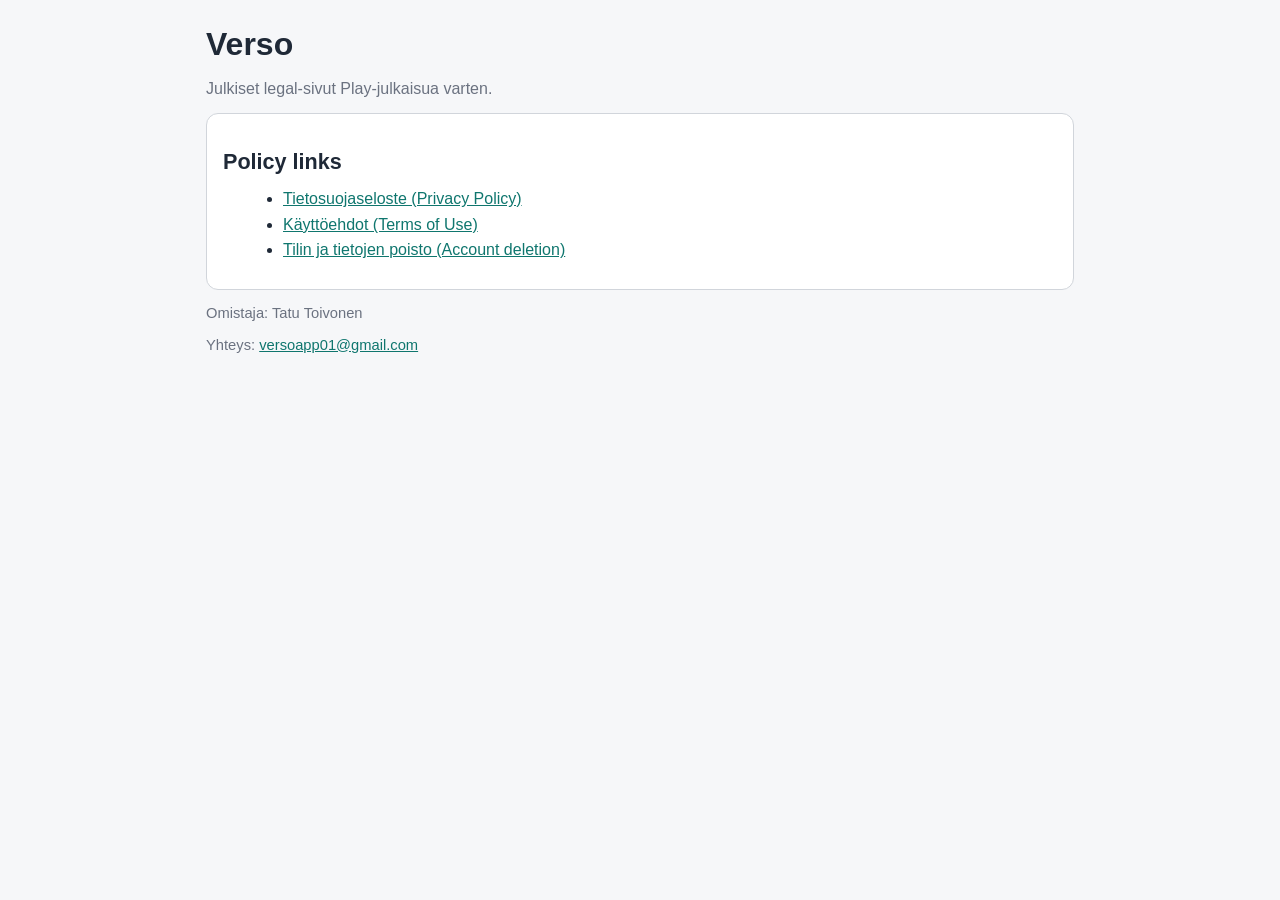
<file: index.html>
﻿<!doctype html>
<html lang="fi">
  <head>
    <meta charset="utf-8" />
    <meta name="viewport" content="width=device-width, initial-scale=1" />
    <title>Verso - Legal</title>
    <link rel="stylesheet" href="./legal/styles.css" />
  </head>
  <body>
    <main class="container">
      <h1>Verso</h1>
      <p class="muted">Julkiset legal-sivut Play-julkaisua varten.</p>

      <section class="card">
        <h2>Policy links</h2>
        <ul>
          <li><a href="./legal/privacy.html">Tietosuojaseloste (Privacy Policy)</a></li>
          <li><a href="./legal/terms.html">Käyttöehdot (Terms of Use)</a></li>
          <li><a href="./legal/account-deletion.html">Tilin ja tietojen poisto (Account deletion)</a></li>
        </ul>
      </section>

      <footer class="muted small">
        <p>Omistaja: Tatu Toivonen</p>
        <p>Yhteys: <a href="mailto:versoapp01@gmail.com">versoapp01@gmail.com</a></p>
      </footer>
    </main>
  </body>
</html>
</file>
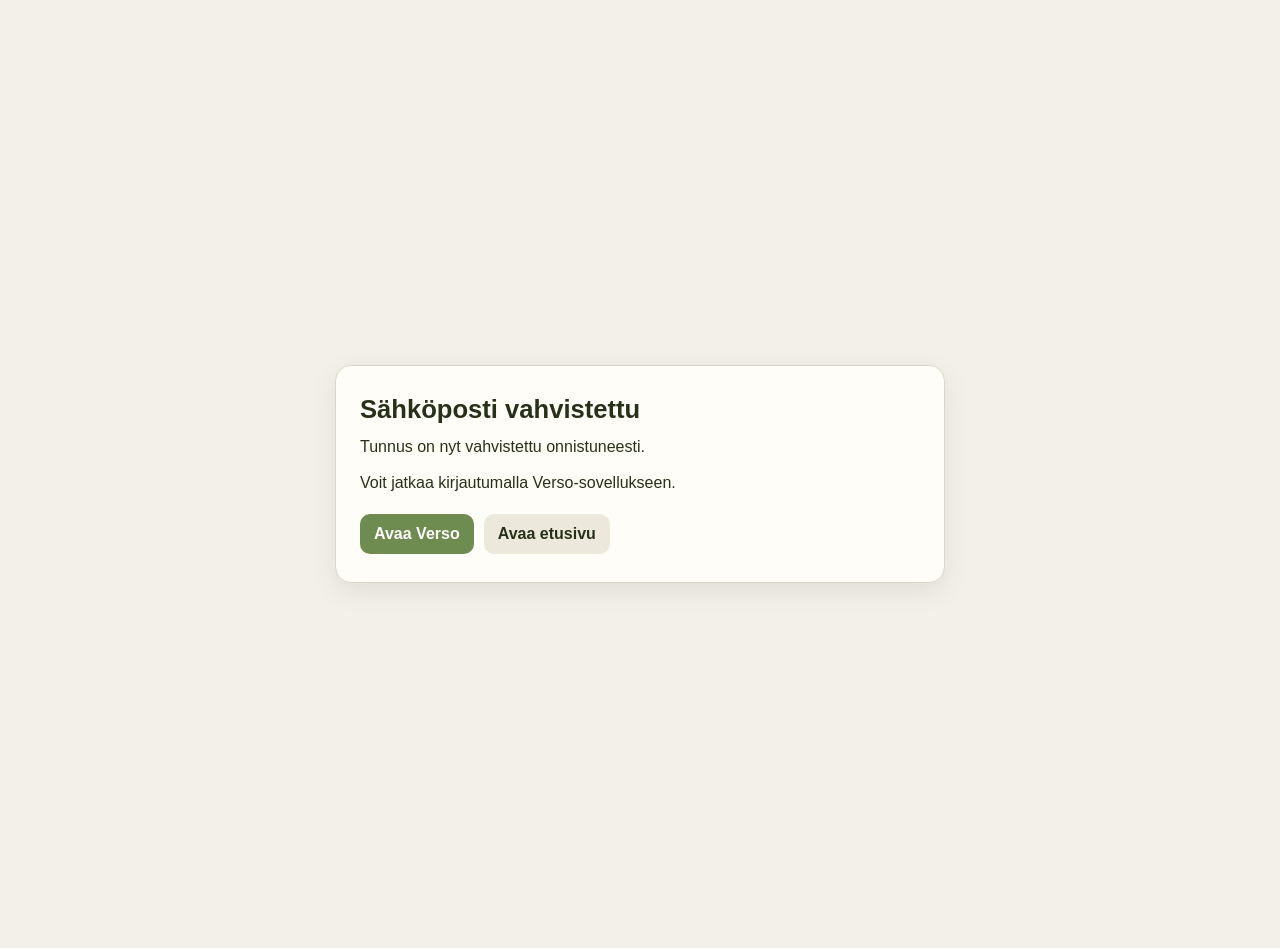
<file: auth/confirmed.html>
<!doctype html>
<html lang="fi">
  <head>
    <meta charset="UTF-8" />
    <meta name="viewport" content="width=device-width, initial-scale=1.0" />
    <title>Verso - Sähköposti vahvistettu</title>
    <style>
      :root {
        color-scheme: light;
      }

      body {
        margin: 0;
        min-height: 100vh;
        display: grid;
        place-items: center;
        padding: 24px;
        background: #f2f0e8;
        color: #273019;
        font-family: "Segoe UI", Roboto, Arial, sans-serif;
      }

      .card {
        width: min(560px, 100%);
        background: #fffdf7;
        border: 1px solid #dad6c8;
        border-radius: 16px;
        box-shadow: 0 8px 28px rgba(0, 0, 0, 0.08);
        padding: 28px 24px;
      }

      h1 {
        margin: 0 0 10px;
        font-size: 1.6rem;
        line-height: 1.2;
      }

      p {
        margin: 0 0 12px;
        line-height: 1.55;
      }

      .actions {
        margin-top: 18px;
        display: flex;
        gap: 10px;
        flex-wrap: wrap;
      }

      .button {
        display: inline-flex;
        align-items: center;
        justify-content: center;
        text-decoration: none;
        border-radius: 10px;
        padding: 11px 14px;
        font-weight: 600;
      }

      .button-primary {
        background: #6e8c4f;
        color: #ffffff;
      }

      .button-secondary {
        background: #ece8db;
        color: #273019;
      }
    </style>
  </head>
  <body>
    <main class="card">
      <h1>Sähköposti vahvistettu</h1>
      <p>Tunnus on nyt vahvistettu onnistuneesti.</p>
      <p>Voit jatkaa kirjautumalla Verso-sovellukseen.</p>
      <div class="actions">
        <a class="button button-primary" href="perhehubi://sign-in">Avaa Verso</a>
        <a class="button button-secondary" href="https://toivonentatu.github.io/verso-legal/">Avaa etusivu</a>
      </div>
    </main>
  </body>
</html>
</file>
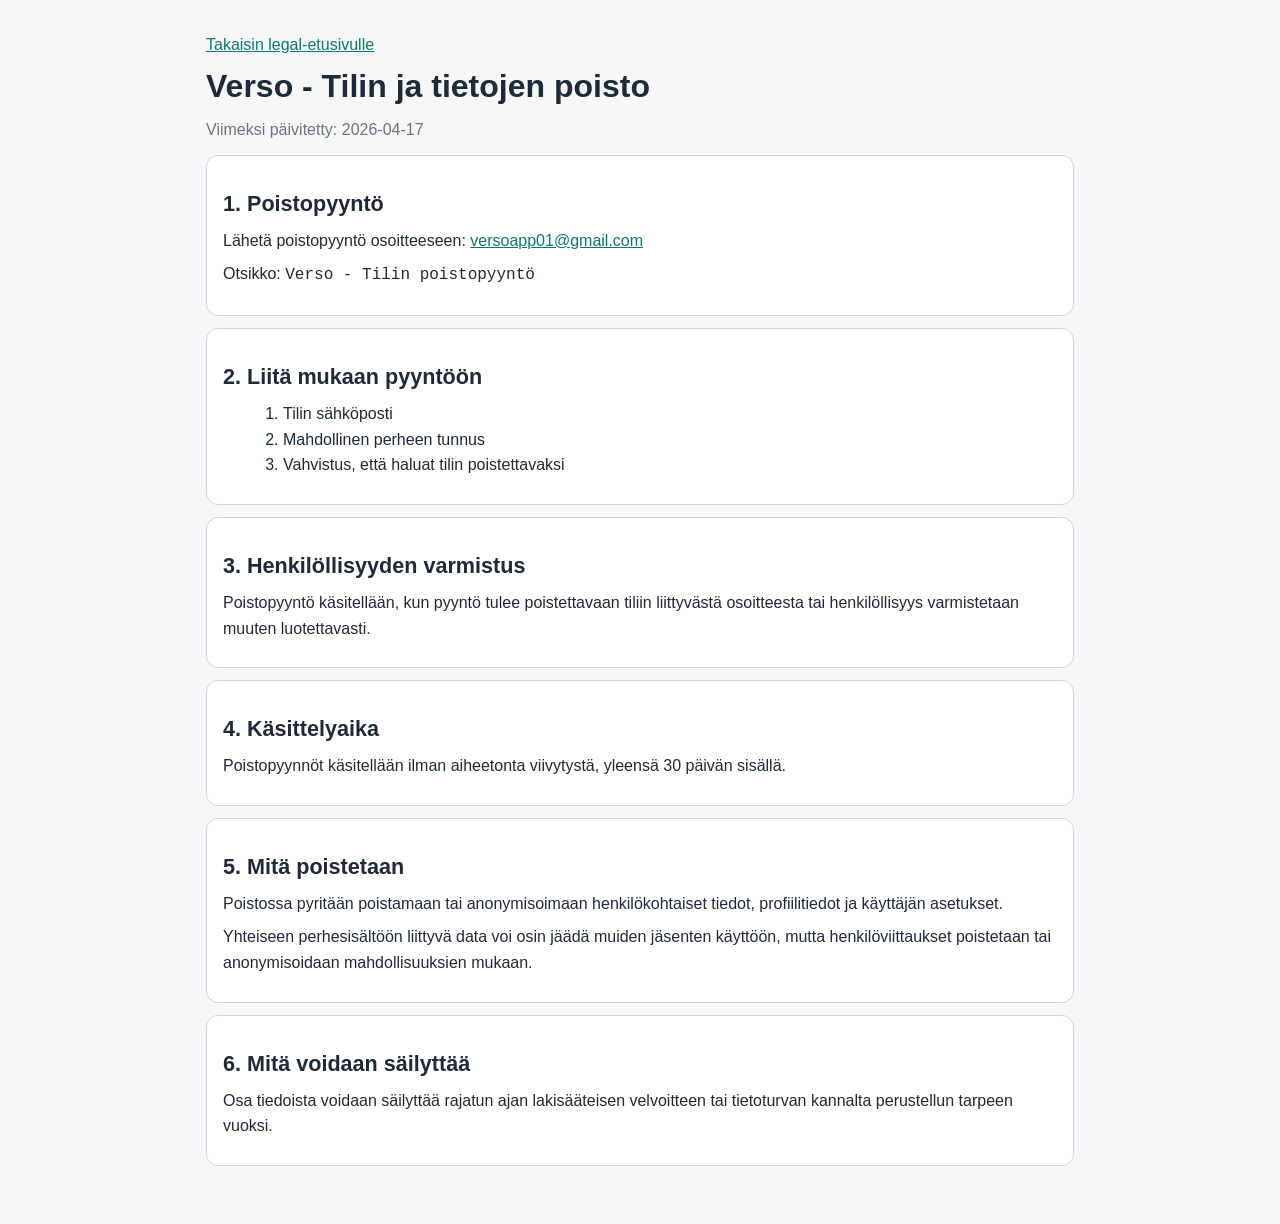
<file: legal/account-deletion.html>
﻿<!doctype html>
<html lang="fi">
  <head>
    <meta charset="utf-8" />
    <meta name="viewport" content="width=device-width, initial-scale=1" />
    <title>Verso - Tilin poisto</title>
    <link rel="stylesheet" href="./styles.css" />
  </head>
  <body>
    <main class="container">
      <p><a href="../index.html">Takaisin legal-etusivulle</a></p>
      <h1>Verso - Tilin ja tietojen poisto</h1>
      <p class="muted meta">Viimeksi päivitetty: 2026-04-17</p>

      <section class="card">
        <h2>1. Poistopyyntö</h2>
        <p>Lähetä poistopyyntö osoitteeseen: <a href="mailto:versoapp01@gmail.com">versoapp01@gmail.com</a></p>
        <p>Otsikko: <code>Verso - Tilin poistopyyntö</code></p>
      </section>

      <section class="card">
        <h2>2. Liitä mukaan pyyntöön</h2>
        <ol>
          <li>Tilin sähköposti</li>
          <li>Mahdollinen perheen tunnus</li>
          <li>Vahvistus, että haluat tilin poistettavaksi</li>
        </ol>
      </section>

      <section class="card">
        <h2>3. Henkilöllisyyden varmistus</h2>
        <p>
          Poistopyyntö käsitellään, kun pyyntö tulee poistettavaan tiliin liittyvästä osoitteesta
          tai henkilöllisyys varmistetaan muuten luotettavasti.
        </p>
      </section>

      <section class="card">
        <h2>4. Käsittelyaika</h2>
        <p>Poistopyynnöt käsitellään ilman aiheetonta viivytystä, yleensä 30 päivän sisällä.</p>
      </section>

      <section class="card">
        <h2>5. Mitä poistetaan</h2>
        <p>Poistossa pyritään poistamaan tai anonymisoimaan henkilökohtaiset tiedot, profiilitiedot ja käyttäjän asetukset.</p>
        <p>
          Yhteiseen perhesisältöön liittyvä data voi osin jäädä muiden jäsenten käyttöön,
          mutta henkilöviittaukset poistetaan tai anonymisoidaan mahdollisuuksien mukaan.
        </p>
      </section>

      <section class="card">
        <h2>6. Mitä voidaan säilyttää</h2>
        <p>
          Osa tiedoista voidaan säilyttää rajatun ajan lakisääteisen velvoitteen tai
          tietoturvan kannalta perustellun tarpeen vuoksi.
        </p>
      </section>
    </main>
  </body>
</html>
</file>
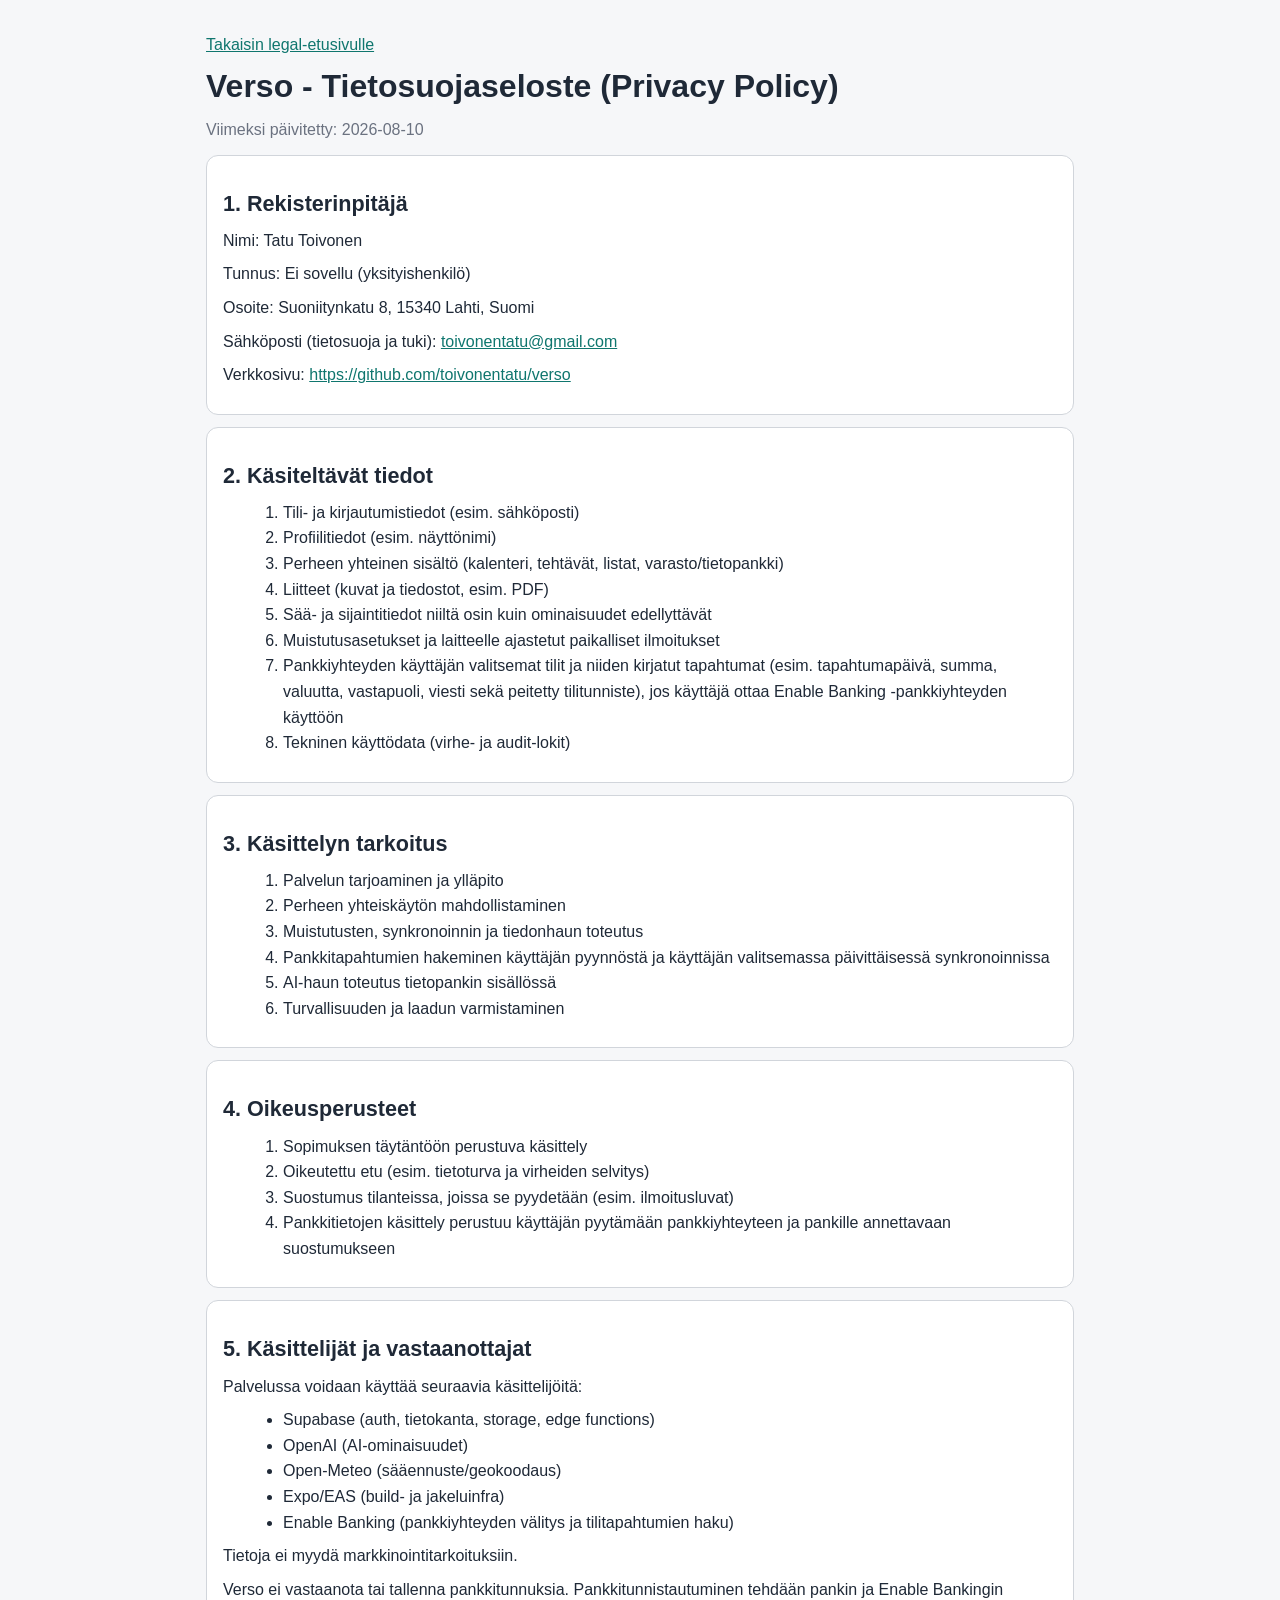
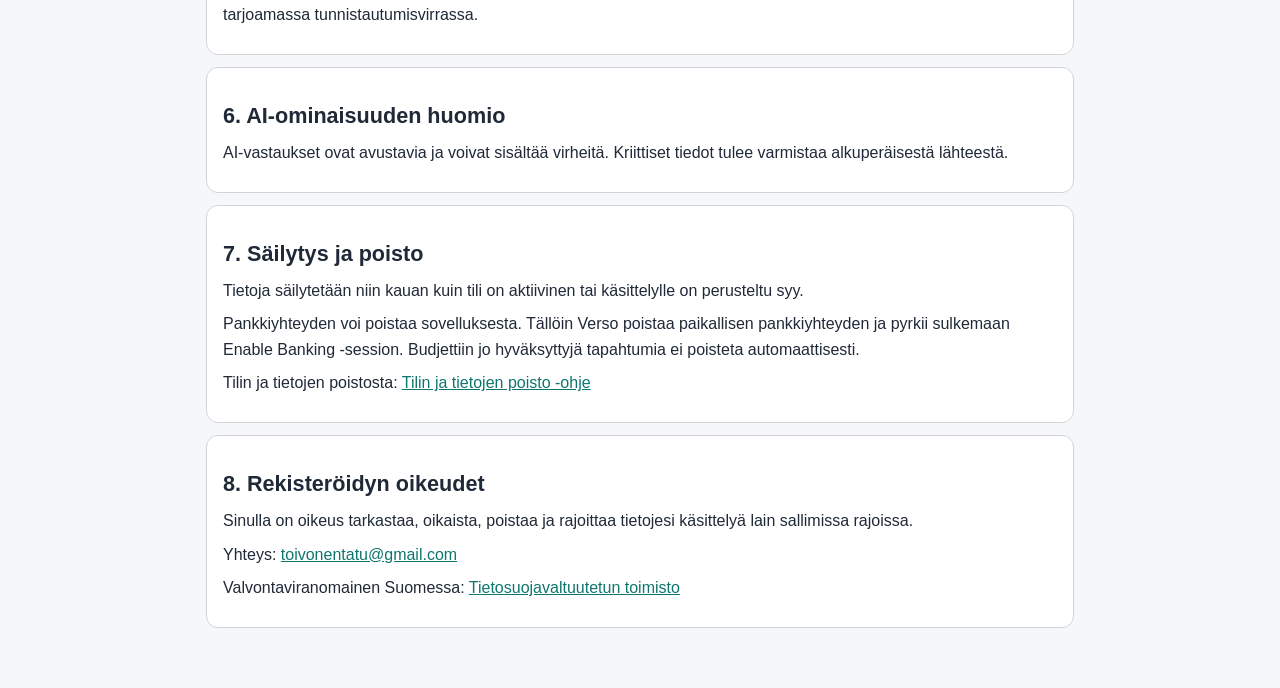
<file: legal/privacy.html>
﻿<!doctype html>
<html lang="fi">
  <head>
    <meta charset="utf-8" />
    <meta name="viewport" content="width=device-width, initial-scale=1" />
    <title>Verso - Tietosuojaseloste</title>
    <link rel="stylesheet" href="./styles.css" />
  </head>
  <body>
    <main class="container">
      <p><a href="../index.html">Takaisin legal-etusivulle</a></p>
      <h1>Verso - Tietosuojaseloste (Privacy Policy)</h1>
      <p class="muted meta">Viimeksi päivitetty: 2026-08-10</p>

      <section class="card">
        <h2>1. Rekisterinpitäjä</h2>
        <p>Nimi: Tatu Toivonen</p>
        <p>Tunnus: Ei sovellu (yksityishenkilö)</p>
        <p>Osoite: Suoniitynkatu 8, 15340 Lahti, Suomi</p>
        <p>Sähköposti (tietosuoja ja tuki): <a href="mailto:toivonentatu@gmail.com">toivonentatu@gmail.com</a></p>
        <p>Verkkosivu: <a href="https://github.com/toivonentatu/verso">https://github.com/toivonentatu/verso</a></p>
      </section>

      <section class="card">
        <h2>2. Käsiteltävät tiedot</h2>
        <ol>
          <li>Tili- ja kirjautumistiedot (esim. sähköposti)</li>
          <li>Profiilitiedot (esim. näyttönimi)</li>
          <li>Perheen yhteinen sisältö (kalenteri, tehtävät, listat, varasto/tietopankki)</li>
          <li>Liitteet (kuvat ja tiedostot, esim. PDF)</li>
          <li>Sää- ja sijaintitiedot niiltä osin kuin ominaisuudet edellyttävät</li>
          <li>Muistutusasetukset ja laitteelle ajastetut paikalliset ilmoitukset</li>
          <li>
            Pankkiyhteyden käyttäjän valitsemat tilit ja niiden kirjatut tapahtumat (esim. tapahtumapäivä,
            summa, valuutta, vastapuoli, viesti sekä peitetty tilitunniste), jos käyttäjä ottaa
            Enable Banking -pankkiyhteyden käyttöön
          </li>
          <li>Tekninen käyttödata (virhe- ja audit-lokit)</li>
        </ol>
      </section>

      <section class="card">
        <h2>3. Käsittelyn tarkoitus</h2>
        <ol>
          <li>Palvelun tarjoaminen ja ylläpito</li>
          <li>Perheen yhteiskäytön mahdollistaminen</li>
          <li>Muistutusten, synkronoinnin ja tiedonhaun toteutus</li>
          <li>Pankkitapahtumien hakeminen käyttäjän pyynnöstä ja käyttäjän valitsemassa päivittäisessä synkronoinnissa</li>
          <li>AI-haun toteutus tietopankin sisällössä</li>
          <li>Turvallisuuden ja laadun varmistaminen</li>
        </ol>
      </section>

      <section class="card">
        <h2>4. Oikeusperusteet</h2>
        <ol>
          <li>Sopimuksen täytäntöön perustuva käsittely</li>
          <li>Oikeutettu etu (esim. tietoturva ja virheiden selvitys)</li>
          <li>Suostumus tilanteissa, joissa se pyydetään (esim. ilmoitusluvat)</li>
          <li>Pankkitietojen käsittely perustuu käyttäjän pyytämään pankkiyhteyteen ja pankille annettavaan suostumukseen</li>
        </ol>
      </section>

      <section class="card">
        <h2>5. Käsittelijät ja vastaanottajat</h2>
        <p>Palvelussa voidaan käyttää seuraavia käsittelijöitä:</p>
        <ul>
          <li>Supabase (auth, tietokanta, storage, edge functions)</li>
          <li>OpenAI (AI-ominaisuudet)</li>
          <li>Open-Meteo (sääennuste/geokoodaus)</li>
          <li>Expo/EAS (build- ja jakeluinfra)</li>
          <li>Enable Banking (pankkiyhteyden välitys ja tilitapahtumien haku)</li>
        </ul>
        <p>Tietoja ei myydä markkinointitarkoituksiin.</p>
        <p>
          Verso ei vastaanota tai tallenna pankkitunnuksia. Pankkitunnistautuminen tehdään pankin ja
          Enable Bankingin tarjoamassa tunnistautumisvirrassa.
        </p>
      </section>

      <section class="card">
        <h2>6. AI-ominaisuuden huomio</h2>
        <p>
          AI-vastaukset ovat avustavia ja voivat sisältää virheitä. Kriittiset tiedot tulee varmistaa
          alkuperäisestä lähteestä.
        </p>
      </section>

      <section class="card">
        <h2>7. Säilytys ja poisto</h2>
        <p>Tietoja säilytetään niin kauan kuin tili on aktiivinen tai käsittelylle on perusteltu syy.</p>
        <p>
          Pankkiyhteyden voi poistaa sovelluksesta. Tällöin Verso poistaa paikallisen pankkiyhteyden ja
          pyrkii sulkemaan Enable Banking -session. Budjettiin jo hyväksyttyjä tapahtumia ei poisteta automaattisesti.
        </p>
        <p>
          Tilin ja tietojen poistosta:
          <a href="./account-deletion.html">Tilin ja tietojen poisto -ohje</a>
        </p>
      </section>

      <section class="card">
        <h2>8. Rekisteröidyn oikeudet</h2>
        <p>Sinulla on oikeus tarkastaa, oikaista, poistaa ja rajoittaa tietojesi käsittelyä lain sallimissa rajoissa.</p>
        <p>Yhteys: <a href="mailto:toivonentatu@gmail.com">toivonentatu@gmail.com</a></p>
        <p>Valvontaviranomainen Suomessa: <a href="https://tietosuoja.fi">Tietosuojavaltuutetun toimisto</a></p>
      </section>
    </main>
  </body>
</html>

<!-- UTF-8-tarkistusmerkkijono: ääkköset: ä ö å Ä Ö Å -->
</file>
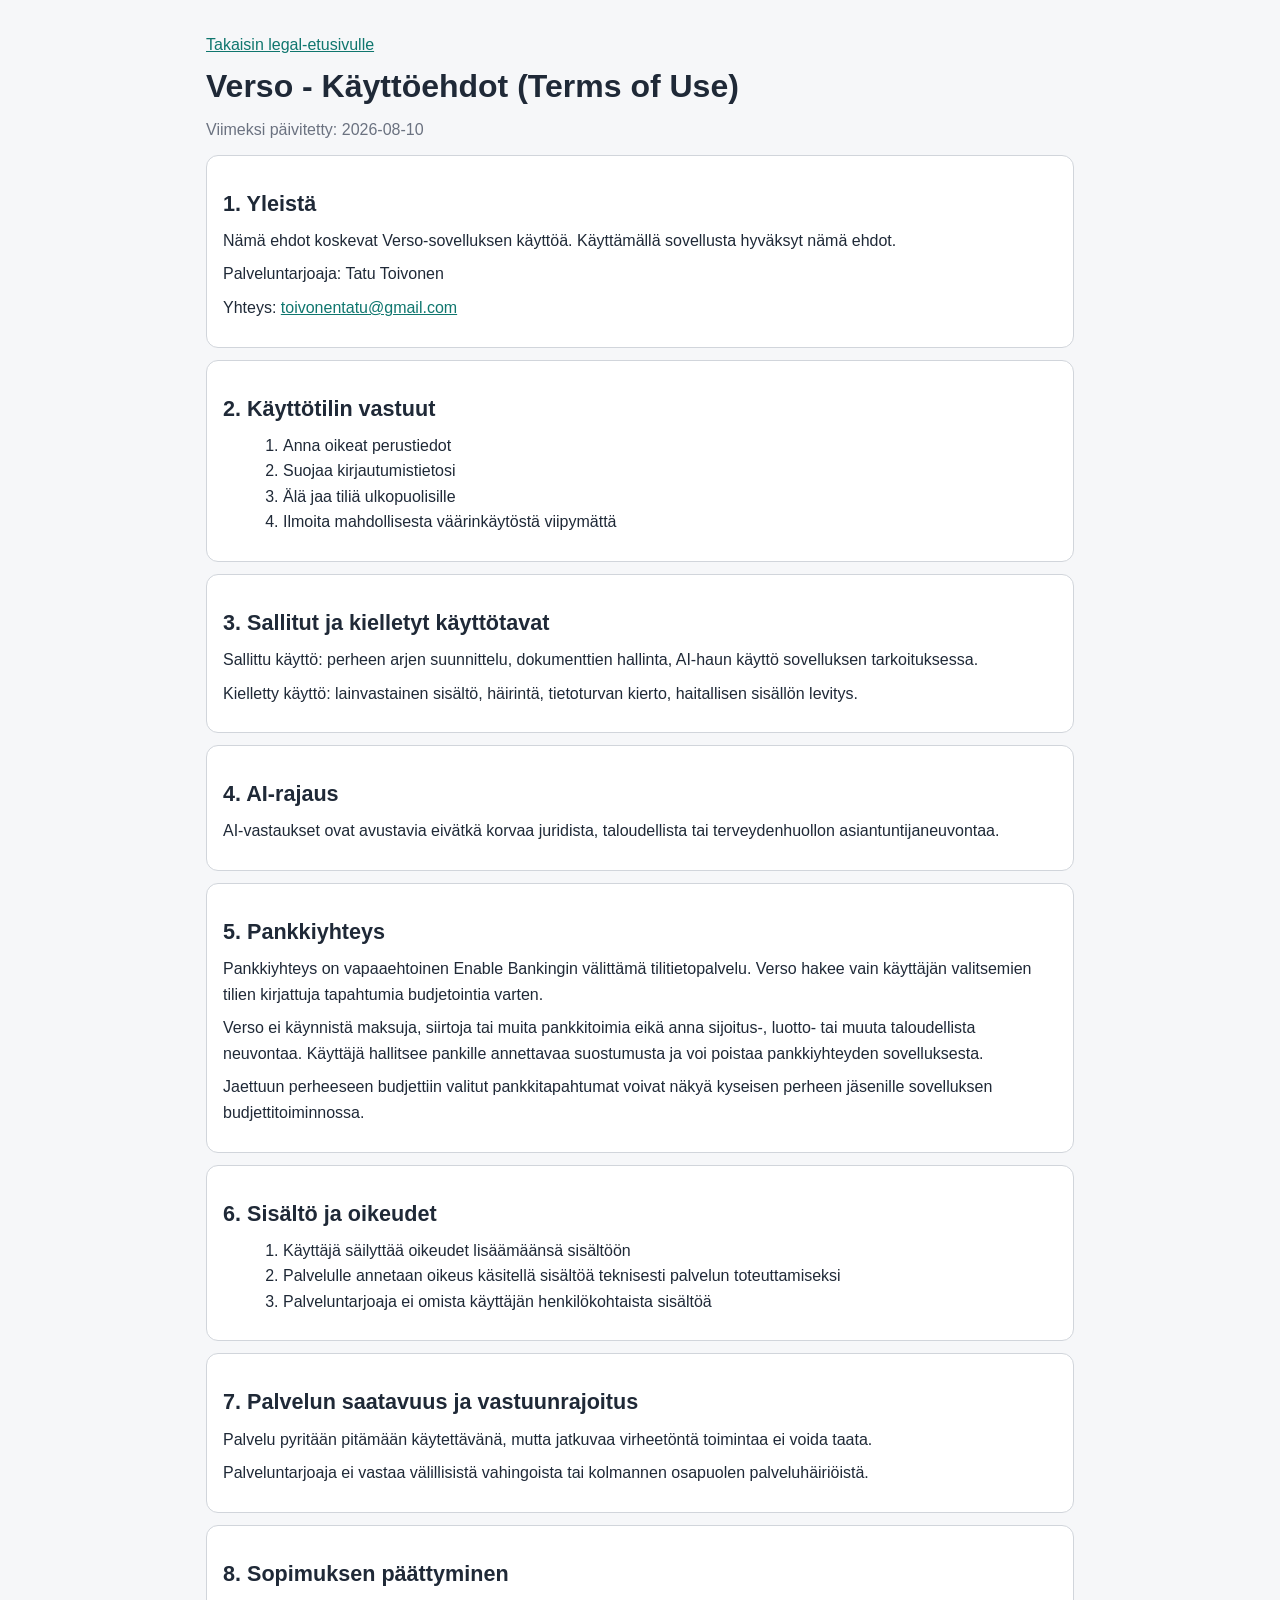
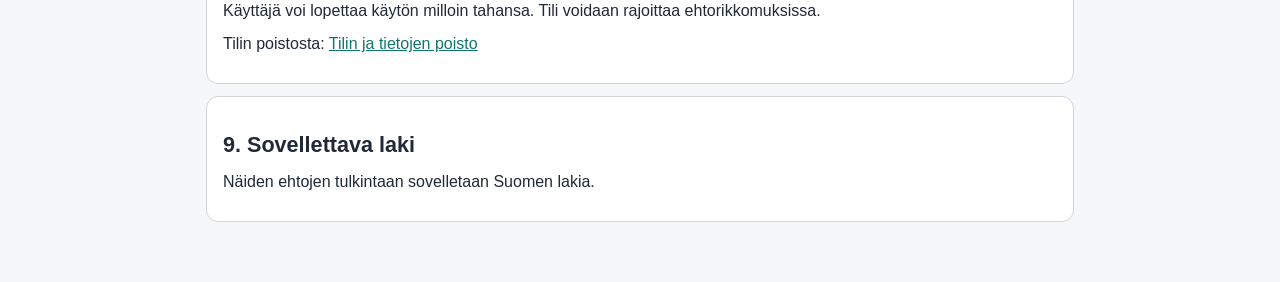
<file: legal/terms.html>
﻿<!doctype html>
<html lang="fi">
  <head>
    <meta charset="utf-8" />
    <meta name="viewport" content="width=device-width, initial-scale=1" />
    <title>Verso - Käyttöehdot</title>
    <link rel="stylesheet" href="./styles.css" />
  </head>
  <body>
    <main class="container">
      <p><a href="../index.html">Takaisin legal-etusivulle</a></p>
      <h1>Verso - Käyttöehdot (Terms of Use)</h1>
      <p class="muted meta">Viimeksi päivitetty: 2026-08-10</p>

      <section class="card">
        <h2>1. Yleistä</h2>
        <p>Nämä ehdot koskevat Verso-sovelluksen käyttöä. Käyttämällä sovellusta hyväksyt nämä ehdot.</p>
        <p>Palveluntarjoaja: Tatu Toivonen</p>
        <p>Yhteys: <a href="mailto:toivonentatu@gmail.com">toivonentatu@gmail.com</a></p>
      </section>

      <section class="card">
        <h2>2. Käyttötilin vastuut</h2>
        <ol>
          <li>Anna oikeat perustiedot</li>
          <li>Suojaa kirjautumistietosi</li>
          <li>Älä jaa tiliä ulkopuolisille</li>
          <li>Ilmoita mahdollisesta väärinkäytöstä viipymättä</li>
        </ol>
      </section>

      <section class="card">
        <h2>3. Sallitut ja kielletyt käyttötavat</h2>
        <p>Sallittu käyttö: perheen arjen suunnittelu, dokumenttien hallinta, AI-haun käyttö sovelluksen tarkoituksessa.</p>
        <p>Kielletty käyttö: lainvastainen sisältö, häirintä, tietoturvan kierto, haitallisen sisällön levitys.</p>
      </section>

      <section class="card">
        <h2>4. AI-rajaus</h2>
        <p>
          AI-vastaukset ovat avustavia eivätkä korvaa juridista, taloudellista tai terveydenhuollon asiantuntijaneuvontaa.
        </p>
      </section>

      <section class="card">
        <h2>5. Pankkiyhteys</h2>
        <p>
          Pankkiyhteys on vapaaehtoinen Enable Bankingin välittämä tilitietopalvelu. Verso hakee vain käyttäjän
          valitsemien tilien kirjattuja tapahtumia budjetointia varten.
        </p>
        <p>
          Verso ei käynnistä maksuja, siirtoja tai muita pankkitoimia eikä anna sijoitus-, luotto- tai muuta
          taloudellista neuvontaa. Käyttäjä hallitsee pankille annettavaa suostumusta ja voi poistaa pankkiyhteyden
          sovelluksesta.
        </p>
        <p>
          Jaettuun perheeseen budjettiin valitut pankkitapahtumat voivat näkyä kyseisen perheen jäsenille
          sovelluksen budjettitoiminnossa.
        </p>
      </section>

      <section class="card">
        <h2>6. Sisältö ja oikeudet</h2>
        <ol>
          <li>Käyttäjä säilyttää oikeudet lisäämäänsä sisältöön</li>
          <li>Palvelulle annetaan oikeus käsitellä sisältöä teknisesti palvelun toteuttamiseksi</li>
          <li>Palveluntarjoaja ei omista käyttäjän henkilökohtaista sisältöä</li>
        </ol>
      </section>

      <section class="card">
        <h2>7. Palvelun saatavuus ja vastuunrajoitus</h2>
        <p>Palvelu pyritään pitämään käytettävänä, mutta jatkuvaa virheetöntä toimintaa ei voida taata.</p>
        <p>Palveluntarjoaja ei vastaa välillisistä vahingoista tai kolmannen osapuolen palveluhäiriöistä.</p>
      </section>

      <section class="card">
        <h2>8. Sopimuksen päättyminen</h2>
        <p>Käyttäjä voi lopettaa käytön milloin tahansa. Tili voidaan rajoittaa ehtorikkomuksissa.</p>
        <p>Tilin poistosta: <a href="./account-deletion.html">Tilin ja tietojen poisto</a></p>
      </section>

      <section class="card">
        <h2>9. Sovellettava laki</h2>
        <p>Näiden ehtojen tulkintaan sovelletaan Suomen lakia.</p>
      </section>
    </main>
  </body>
</html>

<!-- UTF-8-tarkistusmerkkijono: ääkköset: ä ö å Ä Ö Å -->
</file>
<file: legal/styles.css>
:root {
  --bg: #f6f7f9;
  --surface: #ffffff;
  --text: #1f2937;
  --muted: #6b7280;
  --line: #d1d5db;
  --accent: #0f766e;
}

* {
  box-sizing: border-box;
}

body {
  margin: 0;
  background: var(--bg);
  color: var(--text);
  font: 16px/1.6 -apple-system, BlinkMacSystemFont, "Segoe UI", Roboto, Helvetica, Arial, sans-serif;
}

.container {
  max-width: 900px;
  margin: 0 auto;
  padding: 24px 16px 48px;
}

.card {
  background: var(--surface);
  border: 1px solid var(--line);
  border-radius: 12px;
  padding: 18px 16px;
  margin: 12px 0;
}

h1,
h2,
h3 {
  margin: 0 0 10px;
  line-height: 1.3;
}

h1 {
  font-size: 2rem;
}

h2 {
  font-size: 1.35rem;
  margin-top: 16px;
}

h3 {
  font-size: 1.08rem;
  margin-top: 14px;
}

p {
  margin: 8px 0;
}

ul,
ol {
  margin: 8px 0 8px 20px;
}

a {
  color: var(--accent);
}

.muted {
  color: var(--muted);
}

.small {
  font-size: 0.92rem;
}

.meta {
  margin-top: 4px;
  margin-bottom: 12px;
}
</file>
